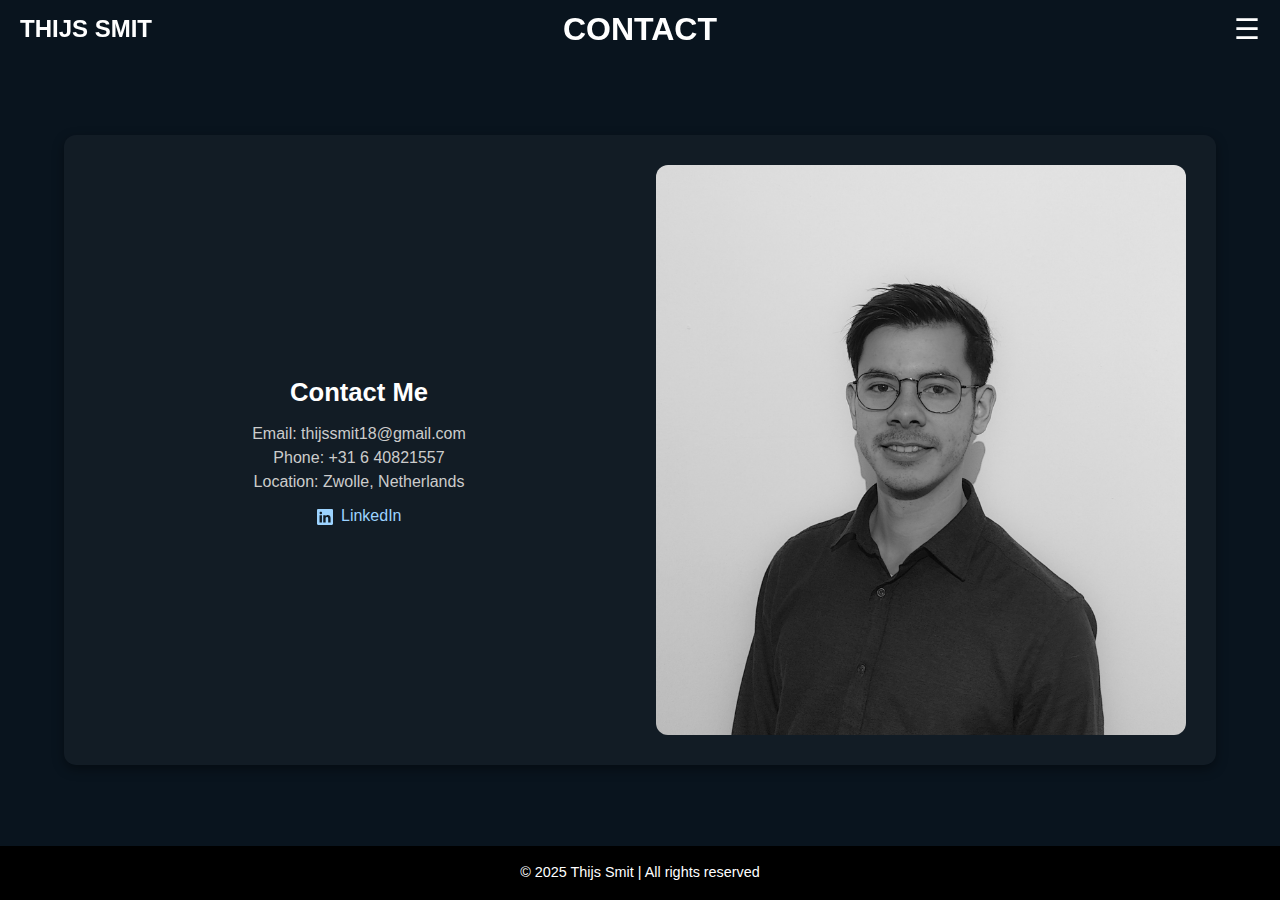
<file: contactPage.html>
<!DOCTYPE html>
<html lang="en">
<head>
    <meta charset="UTF-8">
    <meta name="viewport" content="width=device-width, initial-scale=1.0">
    <!-- Browser / Mobile UI Colors -->
    <meta name="theme-color" content="#000000"> <!-- Android Chrome -->
    <meta name="msapplication-navbutton-color" content="#000000"> <!-- Windows Phone -->
    <meta name="apple-mobile-web-app-status-bar-style" content="black"> <!-- iOS Safari -->
    <!-- <link href="Style3.css" rel="stylesheet">
    <link href="StyleInfo.css" rel="stylesheet"> -->
    <link href="contactStyle.css" rel="stylesheet">
    <title>Document</title>
</head>
<body style="background-color: #09141e;"> <!--class="no-header-bg"  -- add this if you want to hide the bg of the header--> 
    <!-- Header -->
    <div id="header">
        <a href="HomePage.html" class="home-link">
            <h1 class="home-name">THIJS SMIT</h1>
        </a>
        <div id="name-container">
            <a class="nav-link-header">
                <h1 class="name">CONTACT</h1>
            </a>
        </div>
        <!-- The Hamburger Button (Only one) -->
        <button class="menu-toggle"></button>  <!-- Button will hold the hamburger icon -->
        <div class="menu-overlay"></div> <!-- Background Overlay -->       
        <div id="wb_CssMenu1">
            <ul id="CssMenu1" class="nav">
               <!-- <li role="menuitem" class="nav-item"><a class="nav-link" href="#sectionVaction1">Contact</a></li> -->
               <li role="menuitem" class="nav-item nav-title"><a class="nav-link-title">HOME PAGE</a></li>
               <li role="menuitem" class="nav-item"><a class="nav-link" href="HomePage.html">Thijs Smit</a></li>
               <li role="menuitem" class="nav-item nav-title2"><a class="nav-link-title">PROJECTS</a></li>
               <li role="menuitem" class="nav-item"><a class="nav-link" href="secondTry.html">Wood Community</a></li>
               <li role="menuitem" class="nav-item"><a class="nav-link" href="CultureRoof.html">Culture Roof</a></li>
               <li role="menuitem" class="nav-item"><a class="nav-link" href="sportparkMarslanden.html">Sportpark</a></li>
               <li role="menuitem" class="nav-item"><a class="nav-link" href="vacationhome.html">Vacation Home</a></li>
               <li role="menuitem" class="nav-item nav-title2"><a class="nav-link-title">CONTACT</a></li>
               <li role="menuitem" class="nav-item"><a class="nav-link" href="contactPage.html">Contact Me</a></li>
            </ul>
        </div>
    </div>

    <!-- Full-Screen Sections with Background Images -->
    <main>
        <div class="content-wrapper">
            <section class="contact-card unified">
                <div class="contact-info">
                    <h2>Contact Me</h2>
                    <p>Email: thijssmit18@gmail.com</p>
                    <p>Phone: +31 6 40821557</p>
                    <p>Location: Zwolle, Netherlands</p>
                    <p>
                        <a href="https://www.linkedin.com/in/thijs-smit/" target="_blank">
                            <svg xmlns="http://www.w3.org/2000/svg" width="16" height="16" fill="currentColor" viewBox="0 0 16 16" style="vertical-align: middle; margin-right: 4px;">
                                <path d="M0 1.146C0 .513.526 0 1.175 0h13.65C15.473 0 16 .513 
                                16 1.146v13.708c0 .633-.526 1.146-1.175 
                                1.146H1.175C.527 16 0 15.487 0 
                                14.854V1.146zm4.943 12.248V6.169H2.542v7.225h2.401zm-1.2-8.212c.837 
                                0 1.358-.554 1.358-1.248-.015-.71-.52-1.248-1.342-1.248C3.1 
                                2.686 2.58 3.224 2.58 3.934c0 .694.52 
                                1.248 1.333 1.248h.016zm4.908 
                                8.212V9.359c0-.216.016-.432.08-.586.174-.432.571-.88 
                                1.238-.88.873 0 1.22.664 1.22 1.637v3.864h2.4V9.25c0-2.22-1.184-3.252-2.763-3.252-1.28 
                                0-1.845.7-2.165 1.193h.016V6.169h-2.4c.03.7 0 7.225 0 7.225h2.4z"/>
                            </svg>
                            LinkedIn
                        </a>
                    </p>
                </div>
                <div class="contact-image">
                    <img src="images/profielfoto.jpg" alt="Profile" class="fixed-image">
                </div>
            </section>
        </div>
    </main>
    <!-- Footer -->
    <footer id="footer">
        <div class="footer-content">
            <p>&copy; 2025 Thijs Smit | All rights reserved</p>
        </div>
    </footer>

    <script src="scriptAttempt5.js"></script>
</body>
</html>
</file>
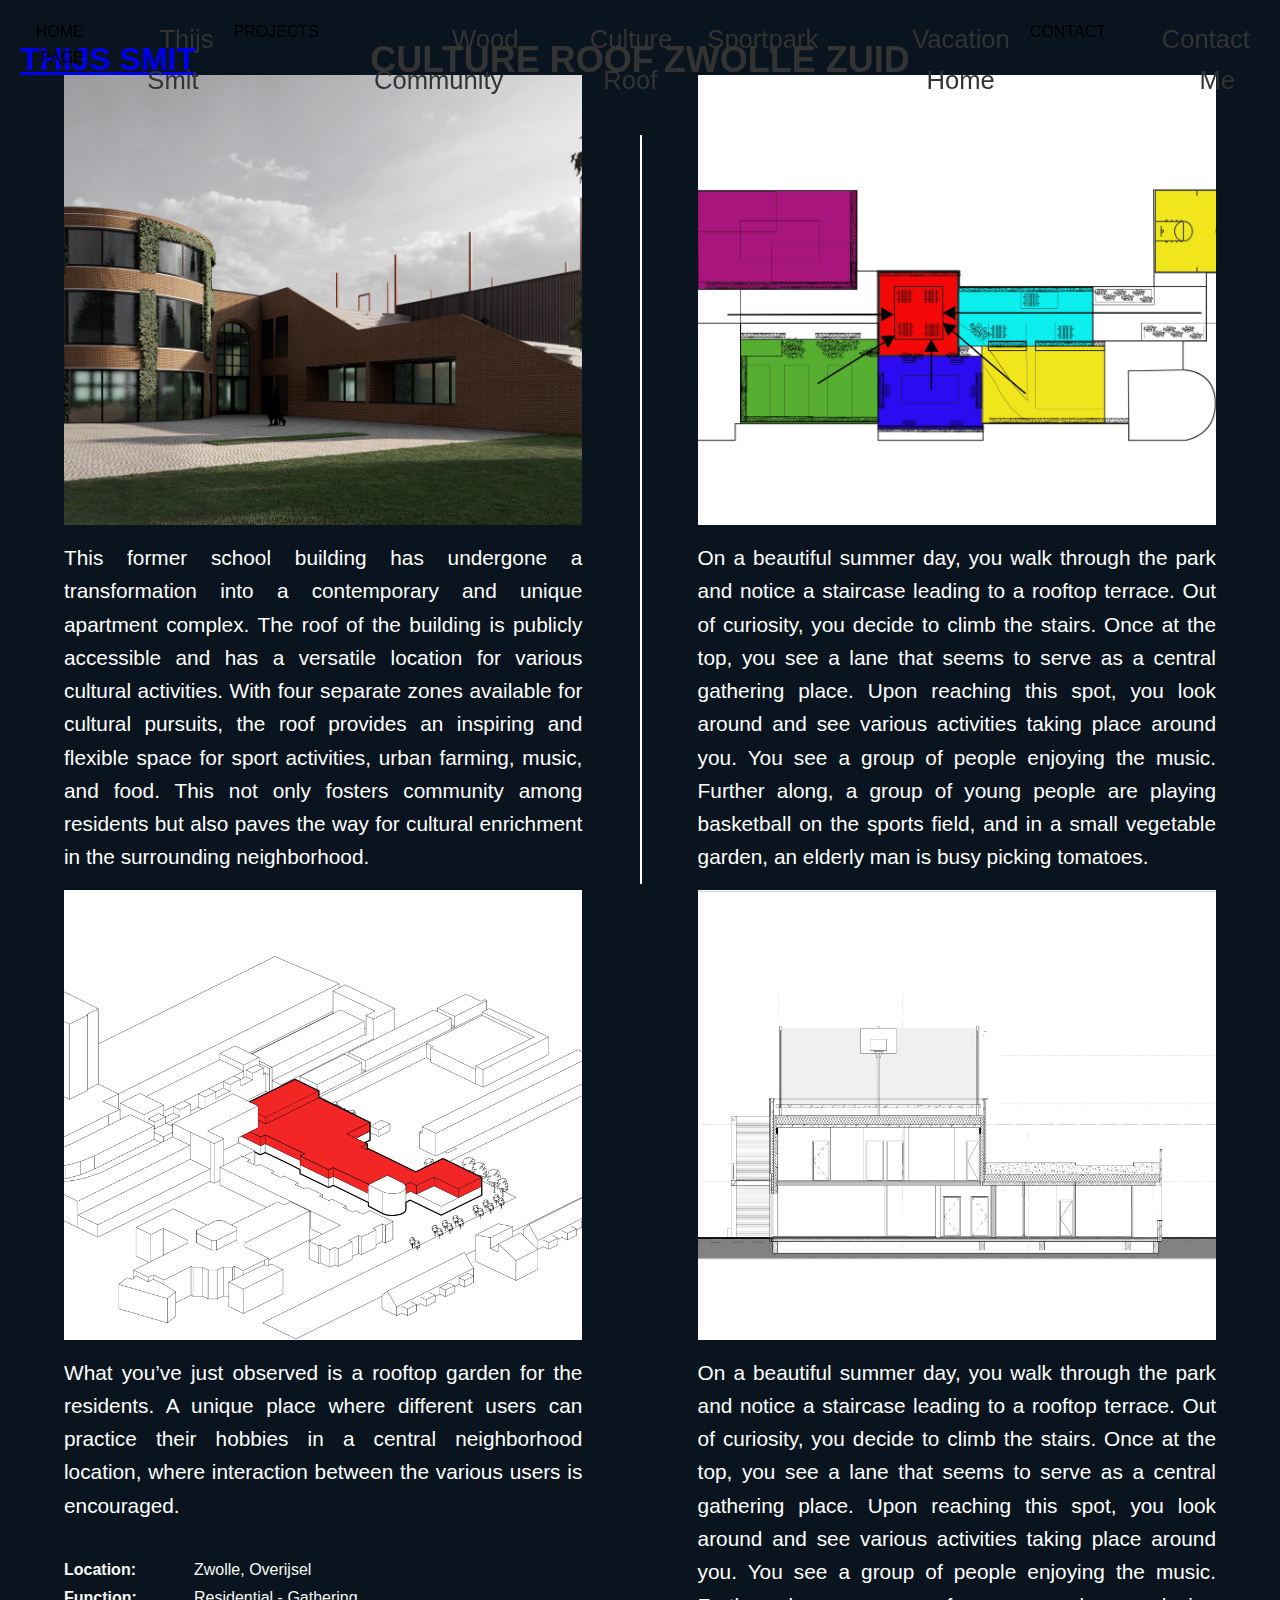
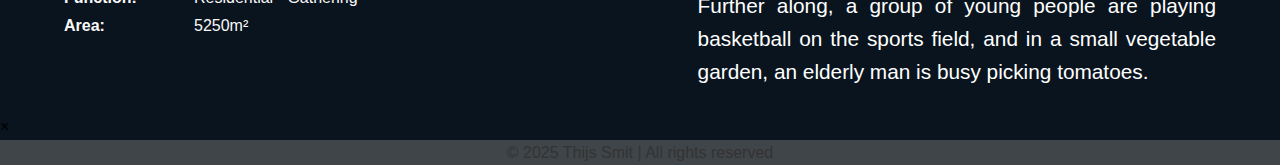
<file: CultureRoof.html>
<!DOCTYPE html>
<html lang="en">
<head>
    <meta charset="UTF-8">
    <meta name="viewport" content="width=device-width, initial-scale=1.0">
    <!-- Android / modern browsers -->
    <meta name="theme-color" content="#123456" media="(prefers-color-scheme: light)">
    <meta name="theme-color" content="#000000" media="(prefers-color-scheme: dark)">

    <!-- iOS PWA status bar -->
    <meta name="apple-mobile-web-app-capable" content="yes">
    <meta name="apple-mobile-web-app-status-bar-style" content="black-translucent">
    <link href="Style3.css" rel="stylesheet">
    <link href="StyleInfo.css" rel="stylesheet">
    <title>Document</title>
</head>
<body style="background-color: #09141e;"> <!--class="no-header-bg"  -- add this if you want to hide the bg of the header--> 
    <!-- Header -->
    <div id="header">
        <a href="HomePage.html" class="home-link">
            <h1 class="home-name">THIJS SMIT</h1>
        </a>
        <div id="name-container">
            <a class="nav-link-header" href="#top">
                <h1 class="name">CULTURE ROOF ZWOLLE ZUID</h1>
            </a>
        </div>
        <!-- The Hamburger Button (Only one) -->
        <button class="menu-toggle"></button>  <!-- Button will hold the hamburger icon -->
        <div class="menu-overlay"></div> <!-- Background Overlay -->       
        <div id="wb_CssMenu1">
            <ul id="CssMenu1" class="nav">
               <!-- <li role="menuitem" class="nav-item"><a class="nav-link" href="#sectionVaction1">Contact</a></li> -->
               <li role="menuitem" class="nav-item nav-title"><a class="nav-link-title">HOME PAGE</a></li>
               <li role="menuitem" class="nav-item"><a class="nav-link" href="HomePage.html">Thijs Smit</a></li>
               <li role="menuitem" class="nav-item nav-title2"><a class="nav-link-title">PROJECTS</a></li>
               <li role="menuitem" class="nav-item"><a class="nav-link" href="secondTry.html">Wood Community</a></li>
               <li role="menuitem" class="nav-item"><a class="nav-link" href="CultureRoof.html">Culture Roof</a></li>
               <li role="menuitem" class="nav-item"><a class="nav-link" href="sportparkMarslanden.html">Sportpark</a></li>
               <li role="menuitem" class="nav-item"><a class="nav-link" href="vacationhome.html">Vacation Home</a></li>
               <li role="menuitem" class="nav-item nav-title2"><a class="nav-link-title">CONTACT</a></li>
               <li role="menuitem" class="nav-item"><a class="nav-link" href="contactPage.html">Contact Me</a></li>
            </ul>
        </div>
    </div>

    <!-- Full-Screen Sections with Background Images -->
    <main>
        <div class="vertical-line"></div>
        <div class="content-wrapper-info">
            <div class="content2 visible">
          
              <div class="content-block">
                <div class="image-container">
                  <img src="images/rendercampus_bewerkt.jpg" class="clickable-image">
                </div>
                <div class="content2-left">
                  <p class="section-description">
                    This former school building has undergone a transformation into a contemporary and unique apartment complex.
                    The roof of the building is publicly accessible and has a versatile location for various cultural activities.
                    With four separate zones available for cultural pursuits, the roof provides an inspiring and flexible space
                    for sport activities, urban farming, music, and food. This not only fosters community among residents
                    but also paves the way for cultural enrichment in the surrounding neighborhood.
                  </p>
                </div>
              </div>
          
              <div class="content-block">
                <div class="image-container">
                  <img src="images/ontwerp dak.jpg" class="clickable-image">
                </div>
                <div class="content2-left">
                  <p class="section-description">
                    On a beautiful summer day, you walk through the park and notice a staircase leading to a rooftop terrace.
                    Out of curiosity, you decide to climb the stairs. Once at the top, you see a lane that seems to serve
                    as a central gathering place. Upon reaching this spot, you look around and see various activities taking
                    place around you. You see a group of people enjoying the music. Further along, a group of young people
                    are playing basketball on the sports field, and in a small vegetable garden, an elderly man is busy picking tomatoes.
                  </p>
                </div>
              </div>
          
              <div class="content-block">
                <div class="image-container">
                  <img src="images/eindconcept.jpg" class="clickable-image">
                </div>
                <div class="content2-left">
                  <p class="section-description">
                    What you’ve just observed is a rooftop garden for the residents. A unique place where different users can
                    practice their hobbies in a central neighborhood location, where interaction between the various users is encouraged.
                  </p>
                  <div class="image-details">
                    <p><span class="label">Location:</span> <span class="value">Zwolle, Overijsel</span></p>
                    <p><span class="label">Function:</span> <span class="value">Residential - Gathering</span></p>
                    <p><span class="label">Area:</span> <span class="value">5250m²</span></p>
                  </div>
                </div>
              </div>
          
              <div class="content-block">
                <div class="image-container">
                  <img src="images/doorsnede basketbalveld.jpg" class="clickable-image">
                </div>
                <div class="content2-left">
                  <p class="section-description">
                    On a beautiful summer day, you walk through the park and notice a staircase leading to a rooftop terrace.
                    Out of curiosity, you decide to climb the stairs. Once at the top, you see a lane that seems to serve
                    as a central gathering place. Upon reaching this spot, you look around and see various activities taking
                    place around you. You see a group of people enjoying the music. Further along, a group of young people
                    are playing basketball on the sports field, and in a small vegetable garden, an elderly man is busy picking tomatoes.
                  </p>
                </div>
              </div>
          
            </div>
          </div>
          
    </main>
    <!-- Modal for Image Popup -->
    <div id="image-modal" class="modal">
        <span class="close">&times;</span>
        <img class="modal-content" id="modal-image">
        <div id="caption"></div>
    </div>
    <!-- Footer -->
    <footer id="footer">
        <div class="footer-content">
            <p>&copy; 2025 Thijs Smit | All rights reserved</p>
        </div>
    </footer>

    <script src="scriptAttempt4.js"></script>
</body>
</html>
</file>
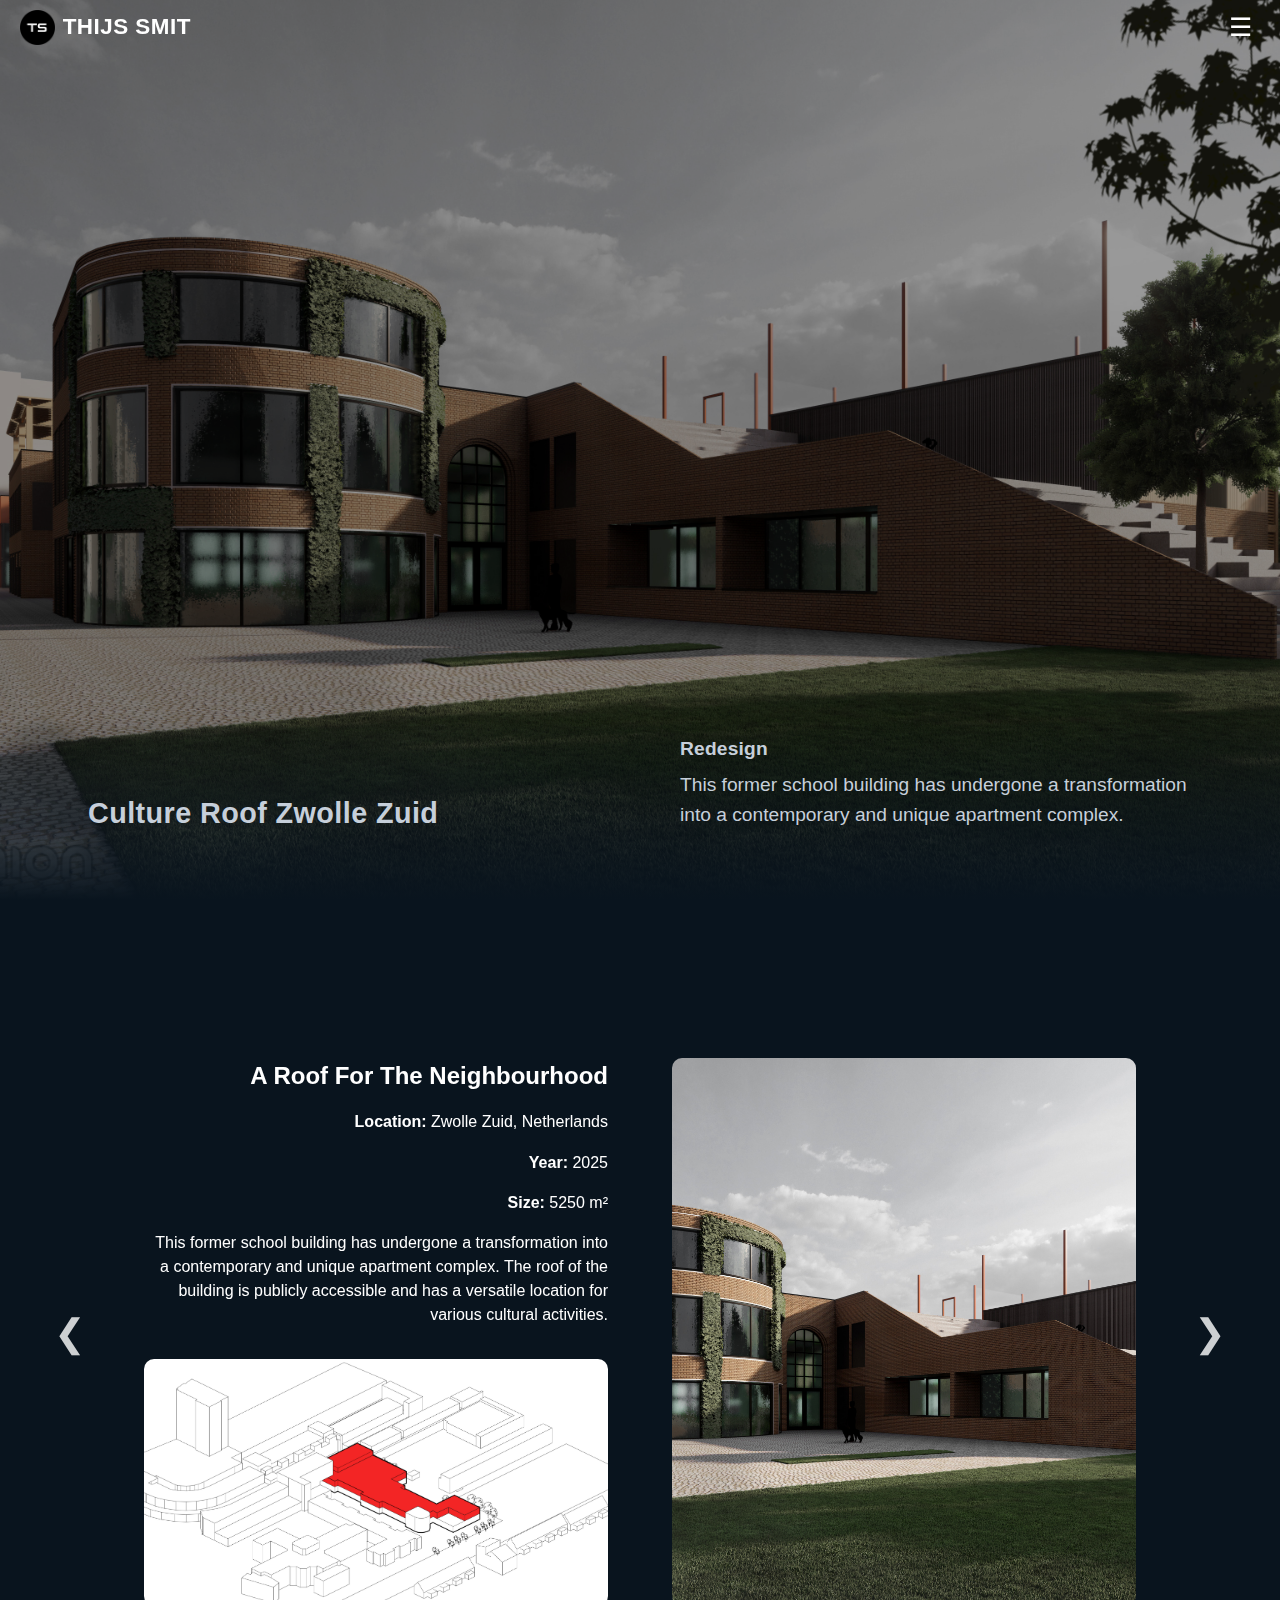
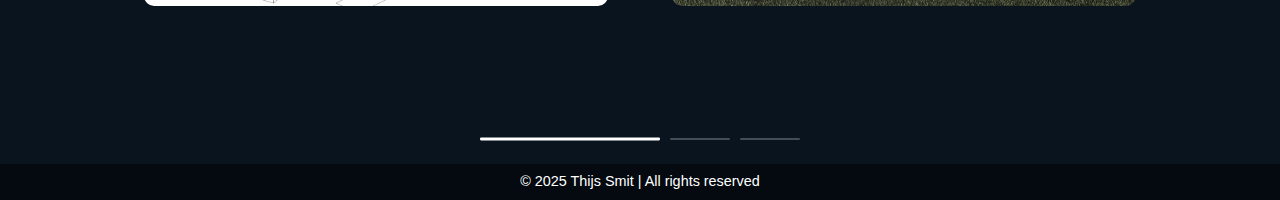
<file: project_Culture_Roof.html>
<!DOCTYPE html>
<html lang="en">
<head>
  <meta charset="UTF-8">
  <meta name="viewport" content="width=device-width, initial-scale=1.0, viewport-fit=cover">
  <meta name="theme-color" content="#040a0f">
  <meta name="theme-color" content="#040a0f" media="(prefers-color-scheme: light)">
  <meta name="theme-color" content="#040a0f" media="(prefers-color-scheme: dark)">  
  <title>Culture Roof | Architecture Portfolio</title>
  <link rel="icon" type="image/png" href="images/icon.png">
  <link href="main.css" rel="stylesheet">
  <link href="project.css" rel="stylesheet">
</head>
<body style="background-color: #09141e;">
  <!-- Header -->
  <div id="header">
    <a href="home.html" class="header-logo-group">
      <img src="images/icon.png" alt="Site Logo" class="header-logo-img">
      <h1 class="home-name">THIJS SMIT</h1>
    </a>
    <div id="name-container">
      <a class="nav-link-header">
      </a>
    </div>
    <button class="menu-toggle"></button>
    <div class="menu-overlay"></div>
            <div id="wb_CssMenu1">
              <ul id="CssMenu1" class="nav">
                  <li role="menuitem" class="nav-item nav-title">
                      <a class="nav-link-title">HOME</a>
                  </li>
                  <li role="menuitem" class="nav-item">
                      <a class="nav-link" href="home.html">
                          <span class="nav-text">Overview</span>
                      </a>
                  </li>

                  <li role="menuitem" class="nav-item nav-title">
                      <a class="nav-link-title">PROJECTS</a>
                  </li>
                  <li role="menuitem" class="nav-item">
                      <a class="nav-link" href="project_Wood_Community.html">
                          <span class="nav-text">The Wood Community</span>
                      </a>
                  </li>
                  <li role="menuitem" class="nav-item">
                      <a class="nav-link" href="project_Culture_Roof.html">
                          <span class="nav-text">Culture Roof</span>
                      </a>
                  </li>
                  <li role="menuitem" class="nav-item">
                      <a class="nav-link" href="project_Sportpark_Marslanden.html">
                          <span class="nav-text">Sportpark Marslanden</span>
                      </a>
                  </li>
                  <li role="menuitem" class="nav-item">
                      <a class="nav-link" href="project_Vacation_Home.html">
                          <span class="nav-text">Vacation Home Buitenwaarden</span>
                      </a>
                  </li>

                  <li role="menuitem" class="nav-item nav-title2">
                      <a class="nav-link-title">CONTACT</a>
                  </li>
                  <li role="menuitem" class="nav-item">
                      <a class="nav-link" href="contact.html">
                          <span class="nav-text">Get in Touch</span>
                      </a>
                  </li>
              </ul>
          </div>

  </div>

  <main>
  <section class="hero-background" data-bg="images/culture_Roof_Final_Render.jpg">
  <div class="darker"></div>
    <!-- Left card -->
    <div class="hero-card hero-card-left">
      <h2>Culture Roof Zwolle Zuid</h2>
    </div>

    <!-- Right card containing the hero text -->
    <div class="hero-card hero-card-right">
      <div class="hero-content">
        <h1>Redesign</h1>
        <p>This former school building has undergone a transformation into a contemporary and unique apartment complex.</p>
      </div>
    </div>
    <div class="scroll-indicator">
      〉
    </div>
  </section>

  <section class="portfolio-wrapper hidden-until-load">
    <!-- Left Arrow -->
    <button class="arrow arrow-left">&#10094;</button>

    <!-- Slider Container -->
    <div class="portfolio-slider">
      <!-- Portfolio Cards -->
      <div class="portfolio-card">
        <div class="portfolio-info">
          <h2>A Roof For The Neighbourhood</h2>
          <p><strong>Location:</strong> Zwolle Zuid, Netherlands</p>
          <p><strong>Year:</strong> 2025</p>
          <p><strong>Size:</strong> 5250 m²</p>
          <p>This former school building has undergone a transformation into a contemporary and unique apartment complex.
The roof of the building is publicly accessible and has a
versatile location for various cultural activities.</p>
          <img src="images/culture_Roof_Topview.jpg" alt="Project 1" class="info-image gallery-image">
        </div>
        <div class="portfolio-gallery">
          <img src="images/culture_Roof_Final_Render.jpg" alt="Project 1" class="gallery-image">
        </div>
      </div>
      <div class="portfolio-card">
        <div class="portfolio-info">
          <h2>A Roof for the Neighbourhood</h2>
          <p>With four separate zones available for cultural pursuits, the roof
provides an inspiring and flexible space for sport activities, urban farming, music, and food. This not only fosters
community among residents but also paves the way for
cultural enrichment in the surrounding neighborhood.</p>
            <p>On a beautiful summer day, you walk
through the park and notice a staircase
leading to a rooftop terrace. Out of curiosity, you decide to climb the stairs. Once at
the top, you see a lane that seems to serve
as a central gathering place.</p>
          <img src="images/culture_Roof_Basketball_Court.jpg" alt="Project 1" class="info-image gallery-image">
        </div>
        <div class="portfolio-gallery">
          <img src="images/culture_Roof_Garden.jpg" alt="Project 1" class="gallery-image">
        </div>
      </div>
      <div class="portfolio-card">
        <div class="portfolio-info">
          <h2>Culture Roof</h2>
          <p>Upon reaching
          this spot, you look around and see various
          activities taking place around you. You
          see a group of people enjoying the music.
          Further along, a group of young people are
          playing basketball on the sports field, and
          in a small vegetable garden, an elderly man
          is busy picking tomatoes.
          </p>
          <p>What you’ve just observed is a rooftop garden for the residents. A unique place where
          different users can practice their hobbies
          in a central neighborhood location, where
          interaction between the various users is
          encouraged.</p>
          <img src="images/culture_Roof_Layout.png" alt="Project 1" class="info-image gallery-image">
        </div>
        <div class="portfolio-gallery">
          <img src="images/culture_Roof_Layout.png" alt="Project 1" class="gallery-image">
        </div>
      </div>
    </div>
    <!-- Indicator lines -->
    <div class="portfolio-indicators"></div>
    <!-- Right Arrow -->
    <button class="arrow arrow-right">&#10095;</button>
  </section>
</main>


  <!-- Lightbox (accessible dialog) -->
  <div
    id="lightbox"
    class="lightbox"
    role="dialog"
    aria-modal="true"
    aria-labelledby="lightbox-title"
    aria-describedby="lightbox-desc"
    tabindex="-1"
    hidden
  >
    <!-- Screen-reader only helpers -->
    <h2 id="lightbox-title" class="sr-only">Image viewer</h2>
    <p id="lightbox-desc" class="sr-only">
      Use Left and Right arrow keys to navigate images. Press Escape to close.
    </p>

    <!-- Close as a real button -->
    <button type="button" class="close" aria-label="Close">&times;</button>

    <!-- Image + arrows wrapper (new) -->
    <div class="lightbox-img-wrapper">
      <!-- The viewed image -->
      <img class="lightbox-content" id="lightbox-img" alt="">

      <!-- Nav buttons -->
      <button type="button" class="prev" aria-label="Previous image">&#10094;</button>
      <button type="button" class="next" aria-label="Next image">&#10095;</button>
    </div>
  </div>

  <!-- Footer -->
  <footer id="footer">
    <div class="footer-content">
      <p>&copy; 2025 Thijs Smit | All rights reserved</p>
    </div>
  </footer>

  <!-- Scripts -->
  <script src="main.js"></script>
  <script src="project.js"></script>
</body>
</html>
</file>
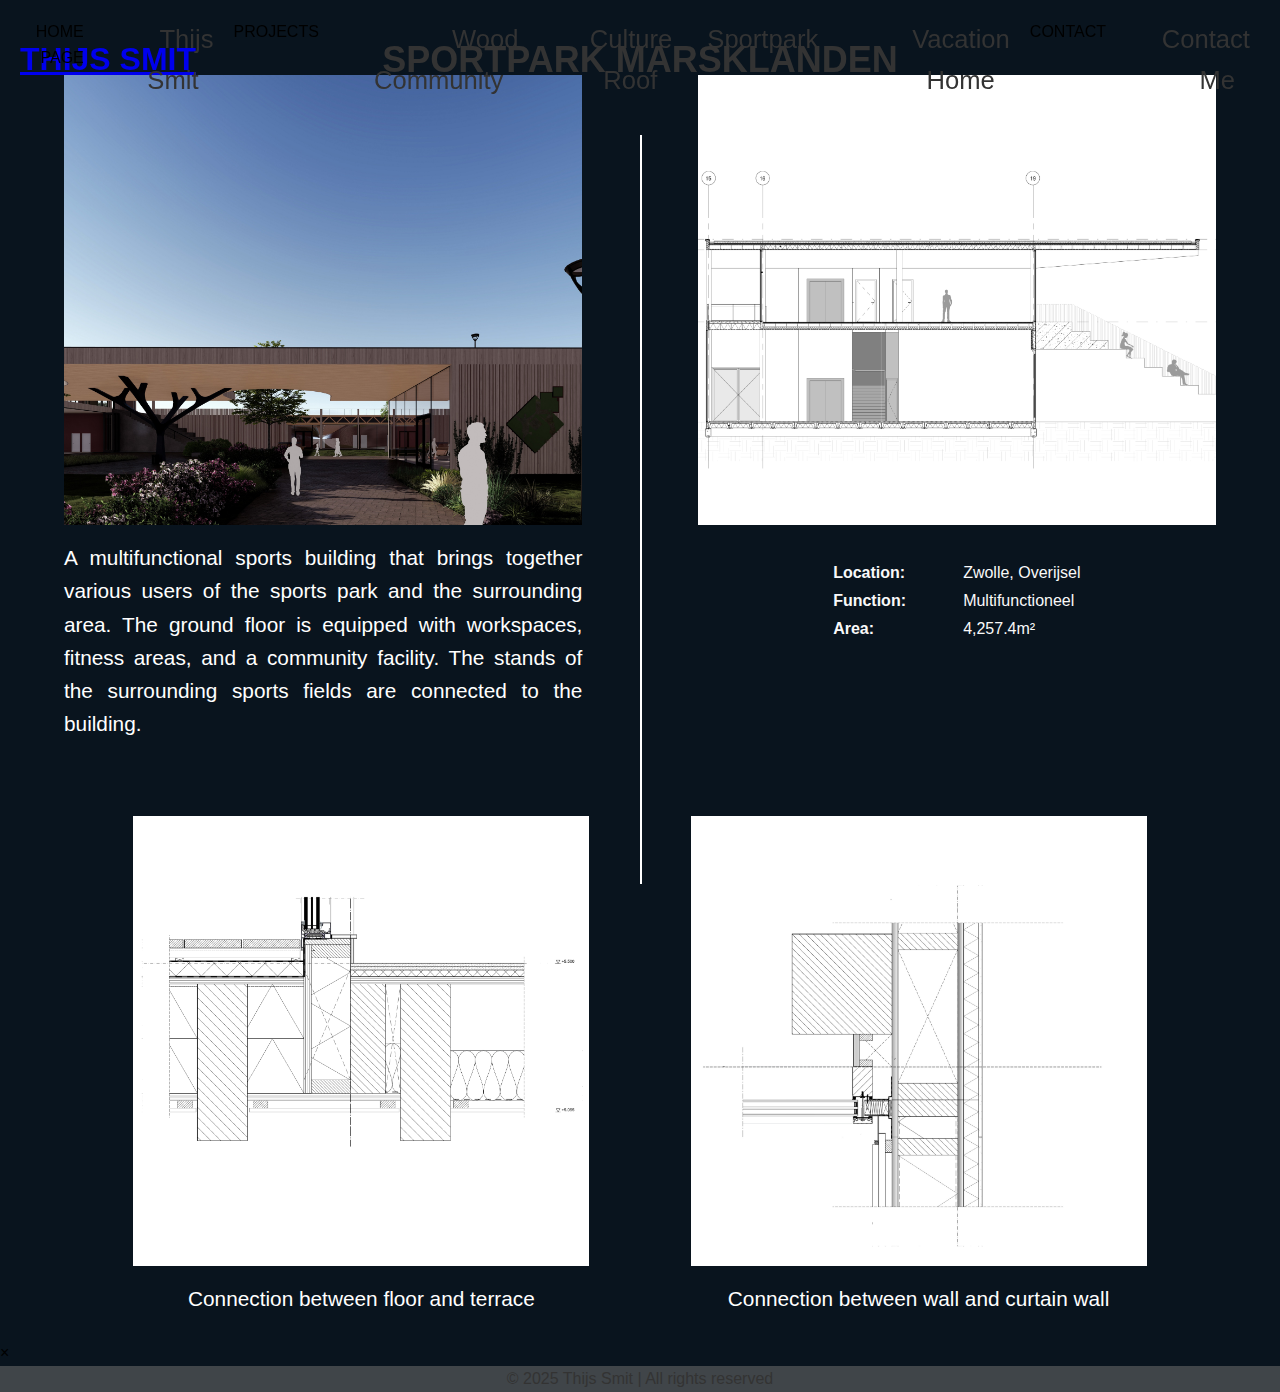
<file: sportparkMarslanden.html>
<!DOCTYPE html>
<html lang="en">
<head>
    <meta charset="UTF-8">
    <meta name="viewport" content="width=device-width, initial-scale=1.0">
    <!-- Android / modern browsers -->
    <meta name="theme-color" content="#123456" media="(prefers-color-scheme: light)">
    <meta name="theme-color" content="#000000" media="(prefers-color-scheme: dark)">

    <!-- iOS PWA status bar -->
    <meta name="apple-mobile-web-app-capable" content="yes">
    <meta name="apple-mobile-web-app-status-bar-style" content="black-translucent">
    <link href="Style3.css" rel="stylesheet">
    <link href="StyleInfo.css" rel="stylesheet">
    <title>Document</title>
</head>
<body style="background-color: #09141e;"> <!--class="no-header-bg"  -- add this if you want to hide the bg of the header--> 
    <!-- Header -->
    <div id="header">
        <a href="HomePage.html" class="home-link">
            <h1 class="home-name">THIJS SMIT</h1>
        </a>
        <div id="name-container">
            <a class="nav-link-header" href="#top">
                <h1 class="name">SPORTPARK MARSKLANDEN</h1>
            </a>
        </div>
        <!-- The Hamburger Button (Only one) -->
        <button class="menu-toggle"></button>  <!-- Button will hold the hamburger icon -->
        <div class="menu-overlay"></div> <!-- Background Overlay -->       
        <div id="wb_CssMenu1">
            <ul id="CssMenu1" class="nav">
               <!-- <li role="menuitem" class="nav-item"><a class="nav-link" href="#sectionVaction1">Contact</a></li> -->
               <li role="menuitem" class="nav-item nav-title"><a class="nav-link-title">HOME PAGE</a></li>
               <li role="menuitem" class="nav-item"><a class="nav-link" href="HomePage.html">Thijs Smit</a></li>
               <li role="menuitem" class="nav-item nav-title2"><a class="nav-link-title">PROJECTS</a></li>
               <li role="menuitem" class="nav-item"><a class="nav-link" href="secondTry.html">Wood Community</a></li>
               <li role="menuitem" class="nav-item"><a class="nav-link" href="CultureRoof.html">Culture Roof</a></li>
               <li role="menuitem" class="nav-item"><a class="nav-link" href="sportparkMarslanden.html">Sportpark</a></li>
               <li role="menuitem" class="nav-item"><a class="nav-link" href="vacationhome.html">Vacation Home</a></li>
               <li role="menuitem" class="nav-item nav-title2"><a class="nav-link-title">CONTACT</a></li>
               <li role="menuitem" class="nav-item"><a class="nav-link" href="contactPage.html">Contact Me</a></li>
            </ul>
        </div>
    </div>

    <!-- Full-Screen Sections with Background Images -->
    <main>
        <div class="vertical-line"></div>
        <div class="content-wrapper-info">
            <div class="content2 visible">
          
              <div class="content-block">
                <div class="image-container">
                  <img src="images/renderv1.jpg" class="clickable-image">
                </div>
                <div class="content2-left">
                  <p class="section-description">
                    A multifunctional sports building that brings together various users of the sports park and the surrounding area.
                    The ground floor is equipped with workspaces, fitness areas, and a community facility.
                    The stands of the surrounding sports fields are connected to the building.
                  </p>
                </div>
              </div>
          
              <div class="content-block">
                <div class="image-container">
                  <img src="images/doorsnede 2 utiliteit.png" class="clickable-image">
                </div>
                <div class="content2-left">
                  <div class="image-details">
                    <p><span class="label">Location:</span> <span class="value">Zwolle, Overijsel</span></p>
                    <p><span class="label">Function:</span> <span class="value">Multifunctioneel</span></p>
                    <p><span class="label">Area:</span> <span class="value">4,257.4m²</span></p>
                  </div>
                </div>
              </div>
          
            </div>
          </div>
          
          <div class="content-wrapper-info">
            <div class="content2 visible">
          
              <div class="content-block">
                <div class="image-container">
                  <img src="images/Detail aansluiting brug (1).jpg" class="clickable-image">
                </div>
                <div class="content2-left">
                  <p class="section-description">
                    Connection between floor and terrace
                  </p>
                </div>
              </div>
          
              <div class="content-block">
                <div class="image-container">
                  <img src="images/Detail aansluiting brug.jpg" class="clickable-image">
                </div>
                <div class="content2-left">
                  <p class="section-description">
                    Connection between wall and curtain wall
                  </p>
                </div>
              </div>
            </div>
          </div>
          
    </main>
    <!-- Modal for Image Popup -->
    <div id="image-modal" class="modal">
        <span class="close">&times;</span>
        <img class="modal-content" id="modal-image">
        <div id="caption"></div>
    </div>
    <!-- Footer -->
    <footer id="footer">
        <div class="footer-content">
            <p>&copy; 2025 Thijs Smit | All rights reserved</p>
        </div>
    </footer>

    <script src="scriptAttempt4.js"></script>
</body>
</html>
</file>
<file: StyleInfo.css>
html, body {
  margin: 0;
  padding: 0;
  box-sizing: border-box;
  /* position: relative;
  background-size: cover; */
}

.content-wrapper-vacationHome {
  background-color: #0c1a25;
}

#sectionVaction1,
#sectionVaction2,
#sectionVaction3,
#sectionVaction4 {
  background-color: #09141e; /* Example background color */
  position: relative;
  background-size: cover;
}

/* Content Wrappers */
.content-wrapper-info {
  background-color: #09141e; /* Example background color */
  display: flex;
  justify-content: center;
  align-items: flex-start; /* Align items to the top */
  position: relative;
  width: 100%;
  /* margin-top: 8%; */
  margin-bottom: 2%;
  /* border-radius: 10px; */
  gap: 20%;
}

/* Top margin for the first content-wrapper-info */
.content-wrapper-info:first-of-type {
  margin-top: 7%;  /* Larger top margin for the first section */
}

/* Reduced top margin for all other content-wrapper-info */
.content-wrapper-info:not(:first-of-type) {
  margin-top: 75px;  /* Smaller top margin for the following sections */
}

.content2 {
  display: flex;
  gap: 1rem;
  flex-wrap: wrap;
  justify-content: space-between;
  align-items: flex-start;
  margin: 0 clamp(1rem, 5vw, 23vh);
  /* margin: 0 23vh; */
}

.content-block {
  width: 45%;
  align-items: center;
  display: flex;
  flex-direction: column;
  gap: 1rem;
}

/* Visible state when in view */
.content2.visible {
  opacity: 1;
  transform: translateY(0);  /* Move into view */
  /* margin-top: 1vh;  */
}

.section-description {
  color: #fff;
  width: 100%;
}

/* Vertical center line */
.vertical-line {
  position: fixed;
  top: 8vh;
  bottom: 0;
  left: 50%;
  width: 2px;
  background-color: white;
  z-index: 10;
  height: calc(100vh - 10vh); /* Adjust height to avoid header and footer */
}

/* Vertical Divider */
/* .content2::before {
  content: "";
  position: absolute;
  top: 5%;
  bottom: 5%;
  left: 50%; /* Position at the center */
  /*width: 2px; /* Line thickness */
  /*background-color: #fff; /* Line color */
 /* opacity: 0.5; /* Slight transparency for a subtle look */
/*} */

.content2-left {
  font-size: 1.3rem;
  text-align: justify;
  display: flex;
  flex-direction: column;
  gap: 1rem;
}

.image-container {
  position: relative;
  overflow: hidden; /* Ensures the zoomed area is not visible outside the container */
  width: 100%; /* Set your container size */
  height: 50vh; /* Set your container size */
}

.image-container:hover .clickable-image {
  transform: scale(1.1); /* Zoom effect on hover (slightly zoomed in) */
}

.clickable-image {
  width: 100%;
  height: 500px;
  object-fit: cover; /* Keeps the aspect ratio of the image */
  transition: transform 0.3s ease; /* Smooth zoom effect */
  cursor: pointer;
}

.image-details {
  margin-top: 1rem;
  color: #f9f9f9;
  font-size: 1rem;
  line-height: 1.5;
  width: 100%;
  /* padding-left: 5px; */
}

/* Grid layout for label-value pairs */
.image-details p {
  display: grid;
  grid-template-columns: 120px 1fr; /* First column for labels, second for values */
  gap: 10px; /* Space between label and value */
  margin: 4px 0;
}

.image-details .label {
  font-weight: bold;
  text-align: left; /* Keeps the label left-aligned */
}

.image-details .value {
  text-align: left; /* Aligns values neatly under each other */
}

.image-caption {
  margin-top: 10px;
  font-size: 1.2em;
  color: #f9f9f9;
  text-align: left;
}

/* When screen width is less than 768px (typical mobile breakpoint) */
@media (max-width: 1200px) {
  main {
    margin: 10vh 0 0 0;
  }

  /* Stack the text and image vertically */
  /* Apply top padding only to the first content2 */
  .content-wrapper-info:first-of-type .content2 {
    padding: 4rem 1rem 1rem 1rem;  /* Top padding for spacing under the header */
  }

  /* Remove top padding for subsequent content2 */
  .content-wrapper-info:not(:first-of-type) .content2 {
    padding: 0rem 0rem 1rem 0rem;  /* No extra top padding */
  }

  .content2 {
    flex-direction: column;
  }

  .content-block {
    width: 100%;
  }

  /* Hide the vertical divider */
  .content2::before {
    display: none;  /* Remove the line */
  }

  /* Adjust the content width */
  .content2-left, .image-container {
    width: 100%;  /* Make both the text and image take full width */
  }

  /* Adjust the padding to ensure spacing looks good on mobile */
  .content2-left {
    padding-right: 0;  /* Remove extra padding */
    font-size: 1rem;
  }

  /* Adjust image container to fit within the screen */
  .image-container {
    width: 100%;
  }

  .image-details {
    font-size: 0.8rem;
  }

  /* Set content-wrapper-info to allow scrolling */
  .content-wrapper-info {
    width: 100%; /* Ensure full width */
    margin-top: 0;
    margin-bottom: 0;
    padding-bottom: 0; /* No extra padding on the bottom */
    display: flex;
    justify-content: center;
    align-items: flex-start; /* Align items to the top */
    /* overflow-y: auto; Allow vertical scrolling */
    /* height: auto; Allow the content to grow naturally */
  }

  .vertical-line {
    display: none;
  }

  /* Allow full page vertical scrolling
  html, body {
    /* height: auto; Full height of the content */
    /* overflow-y: auto; Allow scrolling if content overflows 
  } */

  /* Prevent any unwanted horizontal scrolling */
  /* body, html {
    /* overflow-x: hidden; 
  } */
}
</file>
<file: main.css>
/* =========================
   Design tokens & base
========================= */
:root{
  --color-bg:#09141e;
  --color-surface:#040a0f;
  --color-text:#ffffff;
  --color-muted:#c6cfda;
  --color-accent:#9cd3ff;

  /* Slimmer, consistent header height */
  --header-min-h: clamp(40px, 6vh, 57px);

  --loading-bar-height: 3px;
  --loading-bar-color: var(--color-muted);
  /* --loading-bar-color: #ff2a2a; */

  --header-bg-opaque: #040a0f;
  --header-bg-top: rgba(244, 244, 244, 0);
  --footer-h:4vh;
  --radius:12px;
  --elev-sm:0 4px 12px rgba(0,0,0,0.4);
}

*{margin:0;padding:0;box-sizing:border-box;}
html,body{height:100%;}
body{
  font-family: Arial, sans-serif;
  line-height:1.6;
  background-color:var(--color-bg);
  color:var(--color-text);
  opacity:1;                 /* fades in via main.js */
}
::selection{background:#fff;color:#000}
::-moz-selection{background:#fff;color:#000}
a,img,button{-webkit-tap-highlight-color:transparent;outline:none;}
main{ flex:1; opacity: 0; transition: opacity 0.25s ease; } 
body.loaded main { opacity: 1; }

/* =========================
   Header (shared)
   Grid layout: [logo] [center title] [burger]
========================= */
#header{
  position: fixed;
  top: 0; left: 0;
  width: 100%;
  display: grid;
  grid-template-columns: auto 1fr auto;
  align-items: center;                 /* vertical centering of all children */
  min-height: var(--header-min-h);
  padding: 0 20px;

  z-index: 1000;
  background-color: var(--header-bg-top);
  transition: background-color .5s ease, transform .5s ease, opacity .5s ease;
  opacity: 1;
}
#header.hidden{opacity:0; pointer-events:none;}
#header.visible{opacity:1; background-color:var(--header-bg-opaque);}

/* Left logo + site title (shared across ALL pages, including home) */
.header-logo-group{
  display:flex;
  align-items:center;
  justify-self:start;
  gap:clamp(6px,0.6vw,12px);
  text-decoration:none;
  color:var(--color-text);
  transition:transform .25s ease;
}

.header-logo-img{
  width:clamp(28px,3vw,35px);
  height:auto;
  display:block;
  transition:transform .25s ease, opacity .25s ease;
}

.header-logo-group .home-name{
  position:relative;
  color:#fff;
  font-size:clamp(1.1rem,2vw,1.4rem);
  font-weight:600;
  line-height:1;
  letter-spacing:0.5px;
  margin:0;
}

.header-logo-group .home-name::after{
  content:'';
  position:absolute;
  bottom:-3px;
  left:0;
  width:100%;
  height:2px;
  background:#fff;
  transform:scaleX(0);
  transform-origin:bottom right;
  transition:transform .25s ease;
}

.header-logo-group:hover .home-name::after{
  transform:scaleX(1);
  transform-origin:bottom left;
}

/* Touch devices: disable sticky :hover and use JS-driven tap class */
.is-touch .header-logo-group:hover .home-name::after {
  transform: scaleX(0); /* prevent tap-triggered sticky hover */
  transform-origin:bottom right;
}

/* When tapped on touch: behave like hover (L → R) */
.is-touch .header-logo-group.tap-underline .home-name::after {
  transform: scaleX(1);
  transform-origin: bottom left;
}

#page-loading-bar {
  position: fixed;
  top: 0;
  left: 0;
  width: 0; /* JS drives this */
  height: var(--loading-bar-height);
  background-color: var(--loading-bar-color);
  z-index: 1200; /* above header */
  opacity: 0;    /* hidden until JS starts it */
  pointer-events: none;
  transform-origin: left center;
  transition:
    width 0.4s ease-out,
    opacity 0.2s ease-out;
  /* box-shadow: 0 0 6px var(--loading-bar-color); */
}

/* Center title/name (stays centered regardless of L/R width) */
#name-container{
  text-align:center;
  justify-self: center;                /* middle column */
}
#name-container a{
  text-decoration:none; color:inherit; display:inline-block; transition:color .3s;
}
#name-container a .name{
  position:relative; color:#fff; font-size:2rem; text-decoration:none; line-height:1;
}
#name-container a .name::after{
  content:''; position:absolute; left:0; bottom:-5px; width:100%; height:2px;
  background-color:currentColor; transform:scaleX(0); transform-origin:bottom right;
  transition:transform .3s ease-in-out;
}
#name-container a:hover .name::after{
  transform:scaleX(1); transform-origin:bottom left;
}

/* =========================
   Drawer nav (shared)
========================= */
.menu-toggle{
  display:flex;                        /* better centering of the icon */
  align-items:center;
  justify-content:center;
  width:40px;                          /* comfortable tap target */
  height:40px;
  font-size:clamp(1.6rem,2.4vh,2rem);
  background:none; border:0; cursor:pointer; color:#fff;
  justify-self: end;                   /* right column */
  z-index: 1100;
  transition: transform 0.25s ease, opacity 0.25s ease;
}
.menu-toggle::before{content:"☰";}
.menu-toggle.active::before{content:"✖"; color:#f4f4f4;}

.menu-overlay{
  position:fixed; top:0; right:0; height:100dvh;
  width: clamp(250px, 70vw, 320px);
  background-color:var(--color-surface);
  backdrop-filter:blur(8px); -webkit-backdrop-filter:blur(8px);
  border-top-left-radius:16px; border-bottom-left-radius:16px;
  transform:translateX(100%);
  transition:transform 280ms ease;
  z-index: 1050;
}
.menu-overlay.active{ transform:translateX(0); box-shadow:-24px 0 48px rgba(0,0,0,.35); }

#wb_CssMenu1{
  position:absolute;
  top: calc(100% + 6px);
  right:5px;
  display:flex;
  flex-direction:column;
  align-items:flex-start;
  text-align:right;
  z-index: 1060;
}
.nav{
  list-style:none; display:none; flex-direction:column; width:100%;
  padding: 6px 8px 10px; row-gap: 4px;
}
.nav.active{display:flex;}
.nav-item{ position:relative; }
.nav-title,.nav-title2{
  margin: 6px 0 4px;
  padding-top: 6px;
  font-weight: bold;
  border-bottom: 1px solid rgba(255,255,255,0.12);
}
.nav-link,
.nav-link-title{
  text-decoration:none; display:block; border-radius:5px;
}
.nav-title + .nav-item .nav-link,
.nav-title2 + .nav-item .nav-link { margin-top: 2px; }
.nav-link{ padding: 6px 12px; line-height: 1.2; }
.nav-link-title{ padding: 4px 10px; }
.nav-link{ color:#fff; font-size:clamp(.8rem,1.2vw,1.2rem); position:relative; }
.nav-link::after{
  content:''; position:absolute; bottom:0; left:0; width:100%; height:1px;
  background:#ccc; transform:scaleX(0); transform-origin:bottom right; transition:transform .2s ease;
}
.nav-link:hover::after{ transform:scaleX(1); transform-origin:bottom left; }
.nav-link-title{ color:#ccc; font-weight:bold; font-size:clamp(1rem,1.4vw,1.4rem); }

/* =========================
   Footer (shared)
========================= */
#footer{
  background-color:var(--color-surface);
  color:#fff; text-align:center; width:100%;
  min-height: calc(var(--footer-h) + env(safe-area-inset-bottom, 0px));
  display:flex; align-items:center; justify-content:center;
  padding-bottom: env(safe-area-inset-bottom, 0);
  z-index:1000;
}
.footer-content p{margin:0; font-size:.9rem;}

/* === CONTACT page tweaks === */
body.contact-page #name-container a:hover .name::after { transform: none !important; }
body.contact-page #name-container a .name::after { display: none !important; }

/* =========================
   Responsive
========================= */
@media (max-width:900px){
  :root{
    --footer-h:6vh; /* tweak this value to taste */
  }
  /* Keep the 3-col grid; just tighten sizes */
  #header{
    padding: 0 14px;
    grid-template-columns: auto 1fr auto;
  }

  .header-logo-img{ width: clamp(18px,5vw,28px); }
  .header-logo-group .home-name{ font-size: clamp(1rem, 3.8vw, 1.2rem); }

  #name-container a .name{
    font-size: clamp(1.2rem, 5.5vw, 1.6rem);
  }
  #name-container a .name::after{
    display:none; content:none;   /* remove underline on small screens */
  }

  .menu-toggle{
    width:40px; height:40px;
    font-size: clamp(1.4rem, 5vw, 1.8rem);
  }

  /* Drawer width adapts a bit wider on phones */
  .menu-overlay.active{
    width: clamp(250px, 70vw, 320px);
  }

  /* Menu block spacing */
  #wb_CssMenu1{
    top: calc(100% + 4px);
    right: 4px;
  }
  .nav-link { font-size: clamp(0.95rem, 3.5vw, 1.05rem); }
  .nav-link-title { font-size: clamp(0.95rem, 3.8vw, 1.1rem); }
  .nav { padding: 6px 8px 10px; row-gap: 3px; }
}

@media (prefers-reduced-motion:reduce){
  *{animation:none!important; transition:none!important; scroll-behavior:auto!important;}
}
</file>
<file: project.css>
/* === VARIABLES === */
:root {
  --footer-h: 4vh; /* keep in sync with #footer height */
}

html {
  /* helps anchor-based or programmatic scroll stop cleanly */
  scroll-behavior: smooth;
}

/* Make sections behave like full-screen slides */
main {
  scroll-snap-type: y mandatory;
}

/* measured variables fall back to your existing var(--footer-h) if JS hasn't run yet */
:root {
  --header-h: 0px;
  --footer-h-px: var(--footer-h, 4vh);
}

/* === HERO BACKGROUND SECTION === */
/* Make the hero’s background fixed to the viewport */
.hero-background {
  background-position: center;
  background-size: cover;
  background-repeat: no-repeat;
  background-attachment: fixed;   /* key line for the effect */
  position: relative;
  z-index: 0;
  min-height: 100vh;
}

/*DO I WANT THIS??*/
/* A soft fade at the bottom so the next section “wins” smoothly */
.hero-background::after {
  content: "";
  position: absolute;
  left: 0; right: 0; bottom: 0;
  height: 20vh; 
  z-index: 2;   /* above .darker but below content cards */
  pointer-events: none;
  background: linear-gradient(to bottom, rgba(9,20,30,0) 0%, rgba(9,20,30,1) 100%);
}

/* Dark overlay layer */
.hero-background .darker {
  position: absolute;
  inset: 0;
  background-color: rgba(0, 0, 0, 0.4);
  z-index: 1;
}

/* --- ORIGINAL HERO CONTENT (kept for compatibility) --- */
.hero-content {
  position: absolute; 
  top: 50%;
  left: 50%;
  transform: translate(-50%, 100%); /* centered, as before */
  z-index: 3;
  text-align: center;
  color: #fff;
}
.hero-content h1 { font-size: 3rem; margin-bottom: 1rem; }
.hero-content p  { font-size: 1.5rem; }

/* ===== HERO CARDS ===== */
.hero-card {
  position: absolute;
  bottom: 5%;
  border-radius: 14px;
  padding: clamp(14px, 2vw, 24px);
  z-index: 3; /* above overlay */
}

.hero-card-left {
  left: 5%;
  max-width: min(40vw, 420px);
}
.hero-card-left h2 {
  margin: 0;
  font-size: clamp(1.2rem, 2.4vw, 1.8rem);
  line-height: 1.2;
  color: #c6cfda;
  letter-spacing: 0.4px;
  font-weight: 700;
}

/* Right card wraps hero text */
.hero-card-right {
  right: 5%;
  max-width: min(55vw, 560px);
}
.hero-card-right .hero-content {
  position: static;
  transform: none;
  text-align: left;
  color: #c6cfda;
  z-index: 3;
}
.hero-card-right .hero-content h1 {
  margin: 0 0 0.6rem 0;
  font-size: clamp(0.95rem, 1.6vw, 1.2rem);
  line-height: 1.15;
  letter-spacing: 0.2px;
}
.hero-card-right .hero-content p {
  margin: 0;
  font-size: clamp(0.95rem, 1.6vw, 1.2rem);
  color: #c6cfda;
}

/* === Portfolio Wrapper === */
.portfolio-wrapper {
  position: relative;
  overflow: hidden;
  box-sizing: border-box;
}

.hidden-until-load {
  opacity: 0;              /* hide visually */
  pointer-events: none;
}

.scroll-indicator {
  font-size: 3rem; /* Adjust size */
  color: #fff; /* Adjust to match your design */
  text-align: center;
  margin: 0;
  position: absolute; /* Fix the position */
  bottom: 20px; /* Distance from the bottom of the section */
  left: 50%; /* Center horizontally */
  transform: translateX(-50%); /* Center the arrow */
  animation: move-down 2s infinite; /* Apply the new animation */
  pointer-events: none; /* Prevent interaction */
  user-select: none; /* Prevent text selection */
  opacity: 0;
}

/* New downward movement with visibility toggle */
@keyframes move-down {
  0% {
    transform: translate(-50%, 0) rotate(90deg); /* Start at the original position */
    opacity: 0; /* Initially invisible */
  }
  25% {
    transform: translate(-50%, 0) rotate(90deg); /* Appear at the top */
    opacity: 0.7; /* Fully visible */
  }
  75% {
    transform: translate(-50%, 20px) rotate(90deg); /* Move down */
    opacity: 0.7; /* Stay visible */
  }
  100% {
    transform: translate(-50%, 20px) rotate(90deg); /* End at the bottom */
    opacity: 0; /* Fade out */
  }
}

/* === Portfolio Slider (centered vertically) === */
.portfolio-slider {
  top: 50%;
  transform: translateY(-50%);
  width: 100%;
  display: flex;
  transition: transform 0.5s ease;
  justify-content: center;
  align-items: center;
  box-sizing: border-box;
  height: 96vh;
  min-height: 96vh;
  user-select: none;
}

/* === Portfolio Card Layout === */
.portfolio-card {
  display: flex;
  justify-content: space-between;
  align-items: stretch;
  flex: 0 0 100%;
  max-width: clamp(800px, 90vw, 1400px);
  margin: 0 auto;
  padding-left: clamp(2rem, 5vw, 6rem);
  padding-right: clamp(2rem, 5vw, 6rem);
  box-sizing: border-box;
  gap: 2rem;
}

/* Info + gallery split evenly */
.portfolio-info,
.portfolio-gallery {
  flex: 1;
  display: flex;
  flex-direction: column;
  justify-content: space-between;
  padding: 1rem;
  box-sizing: border-box;
}

/* Text column */
.portfolio-info {
  align-items: flex-end;
  text-align: right;
  max-width: 50%;
  font-size: 1rem;
  line-height: 1.5;
  color: #fff;
}

/* Smaller image below text in info column */
.info-image {
  width: 100%;
  height: 45%;
  object-fit: cover;
  object-position: center center;
  border-radius: 10px;
  margin-top: 1rem;
  cursor: pointer;
  transition: transform 0.3s ease;
}

.info-image:hover {
  transform: scale(1.02);
}

/* Image column */
.portfolio-gallery {
  justify-content: flex-start;
  align-items: center;
  max-width: 55%;
}

.portfolio-gallery img {
  width: 100%;
  height: 100%;
  object-fit: cover;
  border-radius: 10px;
}

.gallery-image {
  width: 100%;
  border-radius: 10px;
  object-fit: cover;
  cursor: pointer;
  transition: transform 0.3s ease;
}

.gallery-image:hover {
  transform: scale(1.02);
}

/* === PORTFOLIO INDICATORS (bottom lines) === */
.portfolio-indicators {
  position: absolute;
  left: 50%;
  bottom: clamp(12px, 3vh, 24px);
  transform: translateX(-50%);
  display: flex;
  align-items: center;
  justify-content: center;
  gap: clamp(6px, 1vw, 10px);
  pointer-events: auto; 
}

.portfolio-indicator {
  display: block;
  height: 2px;
  width: 60px; /* "small" line */
  background: rgba(255, 255, 255, 0.35);
  border-radius: 999px;
  transition: all 0.25s ease;
  opacity: 0.7;
  cursor: pointer;           /* shows it’s clickable */
}

/* active (current slide) */
.portfolio-indicator.active {
  width: 180px;              /* ~3x as long as the others */
  opacity: 1;
  background: #ffffff;
  transform: scaleY(1.4);    /* slightly thicker line */
}

/* hover / focus: slightly taller for “clickability” feedback */
.portfolio-indicator:hover,
.portfolio-indicator:focus-visible {
  transform: scaleY(1.8);
  opacity: 1;
}

/* Arrows */
.arrow {
  position: absolute;
  top: 50%;
  transform: translateY(-50%);
  background: transparent;
  color: white;
  font-size: clamp(1.8rem, 3vw, 3rem);
  opacity: 0.8;
  padding: 0.5rem 1rem;
  border: none;
  cursor: pointer;
  z-index: 10;
  transition: 0.3s ease;
  pointer-events: auto;
}

.arrow:hover {
  opacity: 1;
  transform: translateY(-50%) scale(1.1);
}

.arrow-left {
  left: clamp(10px, 3vw, 60px);
}

.arrow-right {
  right: clamp(10px, 3vw, 60px);
}

/* === LIGHTBOX === */
.lightbox {
  display: none;
  position: fixed;
  z-index: 2000;
  left: 0; top: 0;
  width: 100%; height: 100%;
  overflow: hidden;
  background: rgba(0, 0, 0, 0.85);
  backdrop-filter: blur(8px);
  justify-content: center;     /* horizontal center */
  align-items: center;         /* vertical center */
  overflow: hidden;
}
.lightbox-content {
  margin: auto;
  display: block;
  max-width: 80%;
  max-height: 80%;
  border-radius: 12px;
  box-shadow: 0 4px 12px rgba(0,0,0,0.5);
  object-fit: contain;
}

/* Visually-hidden helper for a11y text */
.sr-only {
  position: absolute !important;
  width: 1px !important;
  height: 1px !important;
  padding: 0 !important;
  margin: -1px !important;
  overflow: hidden !important;
  clip: rect(0, 0, 0, 0) !important;
  white-space: nowrap !important;
  border: 0 !important;
}

/* Make the close/prev/next *buttons* look like your existing icons */
.lightbox .close,
.lightbox .prev,
.lightbox .next {
  background: none;
  border: 0;
  cursor: pointer;
  line-height: 1;
}

/* Show focus only for keyboard users and make it subtle */
.lightbox .close:focus,
.lightbox .prev:focus,
.lightbox .next:focus {
  outline: none; /* remove default UA outline */
}

/* Accessible, subtle ring when keyboard-navigating */
.lightbox .close:focus-visible,
.lightbox .prev:focus-visible,
.lightbox .next:focus-visible {
  outline: 2px solid rgba(255,255,255,0.7);
  outline-offset: 4px;
  border-radius: 8px; /* matches your rounded look */
}

/* The dialog itself shouldn’t flash an outline when focused on open */
#lightbox:focus {
  outline: none;
}

.close {
  position: absolute;
  top: 20px; right: 40px;
  font-size: 40px;
  font-weight: bold;
  color: #fff;
  cursor: pointer;
}
.prev, .next {
  cursor: pointer;
  position: absolute;
  top: 50%;
  font-size: 3rem;
  font-weight: bold;
  color: #fff;
  user-select: none;
  transition: 0.3s;
  padding: 16px;
}
.prev { left: 20px; }
.next { right: 20px; }
.prev:hover, .next:hover, .close:hover { color: #9cd3ff; }




/* ==============================================================
   MOBILE ONLY – CONTAIN CONTENT INSIDE .portfolio-card
   ============================================================== */
@media (max-width: 900px) {

  /* ----- HERO SECTION (kept from your original) ----- */
  .hero-background {
    min-height: 100svh;
    padding: calc(var(--header-h, 0px) + 16px) 16px calc(var(--footer-h-px) + 40px);
    box-sizing: border-box;
    display: flex;
    flex-direction: column;
    justify-content: flex-end;
    align-items: center;
    background-attachment: fixed;
    scroll-snap-align: start;
  }

  .hero-card {
    position: relative;
    inset: auto;
    transform: none;
    width: 100%;
    max-width: 680px;
    margin-bottom: 12px;
    border-radius: 14px;
  }

  .hero-card-left,
  .hero-card-right {
    text-align: left;
  }

  /* ----- PORTFOLIO WRAPPER ----- */
  .portfolio-wrapper {
    min-height: 100svh;
    padding: 0;
    box-sizing: border-box;
    display: flex;
    align-items: center;
    scroll-snap-align: start;
  }

  /* ----- PORTFOLIO SLIDER ----- */
  .portfolio-slider {
    top: 0;
    transform: none;
    height: auto;
    min-height: 0;
    padding: 0;
    display: flex;
    align-items: center;
    justify-content: center;
    user-select: none;
  }

  /* ----- PORTFOLIO CARD – strict containment ----- */
  .portfolio-card {
    flex-direction: column;
    justify-content: space-between;
    align-items: center;
    width: 100%;
    max-width: 100%;
    margin: 0;
    padding: 2rem 6vh;
    box-sizing: border-box;
    gap: 1.5rem;

    min-height: calc(100svh - var(--header-h, 0px) - var(--footer-h-px));
    max-height: calc(100svh - var(--header-h, 0px) - var(--footer-h-px));
    overflow: hidden;
    display: flex;
    flex-direction: column;
    scroll-snap-align: start;
  }

  /* ----- INFO & GALLERY ----- */
  .portfolio-info,
  .portfolio-gallery {
    width: 100%;
    flex: 1 1 auto;
    display: flex;
    flex-direction: column;
    justify-content: center;
    padding: 0;
    overflow: hidden;
  }

  .portfolio-info, .portfolio-gallery > * {
    width: 100%;
  }

  .portfolio-info {
    order: 1;
    text-align: center;
    align-items: stretch;      /* <-- let children use full width */
    width: 100%;
    max-width: 480px;          /* <-- control how wide the column is */
    margin: 0 auto;            /* <-- center it in the card */
    font-size: 0.95rem;
    gap: 0.75rem;
  }

  .portfolio-info h2,
  .portfolio-info p {
    margin: 0;
    word-wrap: break-word;
    overflow-wrap: break-word;
  }

  /* Optional: truncate long text */
  .portfolio-info p {
    display: -webkit-box;
    -webkit-line-clamp: 4;
    -webkit-box-orient: vertical;
    /* overflow: hidden; */
    text-overflow: ellipsis;
  }

  .portfolio-gallery {
    order: 2;
    height: auto;
    max-height: 40vh;
  }

  /* ----- IMAGES ----- */
  .portfolio-gallery img,
  .info-image {
    width: 100%;
    height: auto;
    max-height: 35vh;
    object-fit: cover;
    border-radius: 10px;
    display: block;
    margin: 0 auto;
  }

  .info-image {
    margin-top: 1rem;
    max-height: 25vh;
  }

  /* ----- ARROWS & INDICATORS ----- */
  .arrow { display: none; }

  .portfolio-indicator { width: 24px; }
  .portfolio-indicator.active { width: 72px; }

  /* ----- HEADER TWEAKS (if you still have them) ----- */
  #header {
    flex-direction: column;
    align-items: center;
    padding: 0 20px;
  }
  #name-container a .name { font-size: 1.4rem; }
  #name-container a .name::after { display: none; content: none; }
}

/* ==============================================================
   VERY SHORT SCREENS – graceful degradation
   ============================================================== */
@media (max-height: 550px) {

  .portfolio-card {
    min-height: auto !important;
    max-height: none !important;
    overflow: visible !important;
    padding: 1.5rem 4vh !important;
  }

  .portfolio-gallery img,
  .info-image {
    max-height: 30vh !important;
  }

  .portfolio-info p {
    font-size: 0.85rem;
    -webkit-line-clamp: 3;
  }

  .hero-background {
    height: auto !important;
    min-height: auto !important;
    background-attachment: scroll;
    padding-bottom: 60px;
  }

  .portfolio-slider {
    top: 0 !important;
    transform: none !important;
    height: auto !important;
    min-height: auto !important;
    padding-top: 20px;
    padding-bottom: 20px;
    touch-action: pan-y;
  }

  .portfolio-wrapper {
    min-height: auto !important;
    height: auto !important;
    display: block !important;
  }
}



/* Respect reduced motion preferences */
@media (prefers-reduced-motion: reduce) {
  body {
    opacity: 1 !important;
    transition: none !important;
  }
}
</file>
<file: Style3.css>
/* General Reset */
* {
  margin: 0;
  padding: 0;
  box-sizing: border-box;
}

body {
  font-family: Arial, sans-serif;
  line-height: 1.6;
}

/* Header Styling */
#header {
  display: flex;
  justify-content: space-between;
  align-items: center;
  width: 100%;
  height: 120px;
  padding: 0 20px;
  position: fixed; /* Keep header at the top during scrolling */
  top: 0;
  left: 0;
  z-index: 1000;
  background-color: rgba(244, 244, 244, 0); /* Transparent initially */
  transition: background-color 0.5s ease, transform 0.5s ease, opacity 0.5s ease;
  opacity: 1; /* Fully visible by default */
  transform: translateY(0); /* In position by default */
}

/* Hidden State for Scrolling Down */
#header.hidden {
  opacity: 0;
  /* transform: translateY(-100%); Slide up out of view */
  pointer-events: none; /* Inaccessible when hidden */
}

/* Visible State for Scrolling Up */
#header.visible {
  opacity: 1;
  /* transform: translateY(0); Slide back in */
  background-color: rgba(244, 244, 244, 0.9); /* Light background */
}

/* Name Container */
#name-container {
  position: absolute;
  left: 50%;
  transform: translateX(-50%);
  text-align: center;
}

#name-container a {
  text-decoration: none; /* Remove the underline */
  color: inherit;        /* Use the existing text color */
  display: inline-block; /* Make the whole element clickable */
  transition: color 0.3s ease; /* Smooth color transition on hover */
}

#name-container a:hover .name {
  color: rgb(127, 23, 52); /* Change color only for the names */
}

.name {
  margin: 0;
  font-size: 36px;
  color: #333;
  line-height: 1.2;
}

/* Navigation Menu (default horizontal) */
#wb_CssMenu1 {
  display: flex;
  z-index: 2;
  position: absolute;
  right: 20px;
  text-align: right;
}

.nav {
  list-style: none;
  display: flex;
  flex-direction: row; /* Horizontal menu by default */
}

.nav-item {
  margin: 0 10px;
  position: relative;
}

.nav-link {
  text-decoration: none;
  color: #333;
  padding: 10px 15px;
  border-radius: 5px;
  font-size: 1.6em;
  transition: none;
}

.nav-item::before {
  content: '';
  position: absolute;
  top: 0;
  left: 0;
  right: 0;
  bottom: 0;
  border-radius: 5px;
  transform: scale(0);
  z-index: -1;
  transition: transform 0.3s ease-in-out;
}

.nav-item:hover::before {
  transform: scale(1);
}

.nav-link:hover {
  color: rgb(127, 23, 52);
}

/* Lightbox Links */
a[data-lightbox="gallery"] {
  display: block;
  width: 40%;
  margin: 30px auto;
}

a[data-lightbox="gallery"] img {
  width: 100%;
  height: auto;
  transition: transform 0.3s ease, box-shadow 0.3s ease;
}

a[data-lightbox="gallery"] img:hover {
  transform: scale(1.01);
  box-shadow: 0 4px 8px rgba(0, 0, 0, 0.2);
}

/* Section Styling */
section {
  height: 100vh;
  display: flex;
  justify-content: center;
  align-items: center;
  text-align: center;
  color: white;
  position: relative;
  background-size: cover;
  background-position: center;
}

#section1.bg-image {
  background-image: url('./images/communionandprocession.jpg');
}

#section2.bg-image {
  background-image: url('./images/beyondthehorizon.jpg');
}

#section3.bg-image {
  background-image: url('./images/headbanger.jpg');
}

#section4.bg-image {
  background-image: url('./images/aslongasyouarenear.jpg');
}

.content-wrapper {
  display: flex;
  justify-content: space-between; /* This ensures equal spacing between the two content divs */
  align-items: center;
  height: 60%; /* Adjust this to control wrapper height relative to the section */
  width: 80%; /* Occupy full width of the page */
  margin-top: 4%; /* Center the wrapper in the section */
  border-radius: 10px; /* Rounded corners for the wrapper */
  gap: 20%
}

.content {
  background: rgba(0, 0, 0, 0.5);
  border-radius: 5px;
  color: #fff; /* Text color */
  text-align: center;
  width: 48%; /* Each content div takes up about half the width of the wrapper */
  height: 100%; /* Adjust content to fill wrapper */
}

.bg-image {
  background-size: cover;
  background-position: center;
  display: flex;
  justify-content: center;
  align-items: center;
  height: 100vh;
}

/* Alternating Section Backgrounds */
section:nth-child(odd) {
  background-color: #f9f9f9;
}

section:nth-child(even) {
  background-color: #fff;
}

/* Footer Styling */
#footer {
  background-color: rgba(102, 102, 102, 0.6);  /* Black with transparency */
  color: #333; /* The specified color with 80% opacity */
  text-align: center;
  
  width: 100%;
}

/* Mobile Responsiveness (below 1000px) */
@media (max-width: 1200px) {
  #header {
    flex-direction: column;
    justify-content: flex-start;
    padding: 0 20px;
  }

  .name {
    margin: 0;
    font-size: 25px;
    color: #333;
    line-height: 1.2;
  }

  /* Navigation Menu */
  #wb_CssMenu1 {
    position: absolute;
    top: 70%;
     /*top: calc(20px + 30px + 10px); Dynamically adjust position based on the toggle button height */
    right: 15px;
    display: flex;
    flex-direction: column;
    align-items: flex-start;
  }

  /* Name Container Centering */
  #name-container {
    position: absolute;
    top: 50%; /* Center vertically */
    left: 50%; /* Center horizontally */
    transform: translate(-50%, -50%); /* Offset by half its own width and height */
    text-align: center;
  }

  /* Menu overlay background effect */
  .menu-overlay {
    position: fixed;
    top: 0;
    right: 0;
    width: 0; /* Initially, no width */
    height: 100vh; /* Full height of the screen */
    background-color: #333; 
    z-index: 1; /* Behind the menu but in front of the main content */
    transition: width 0.3s ease; /* Smooth transition */
  }

  .menu-overlay.active {
    width: 100px; /* Show the overlay when active */
    display: block; /* Visible when menu is active */
  }

  /* Style for the toggle button */
  .menu-toggle {
    display: block;
    font-size: 30px;
    background: none;
    border: none;
    cursor: pointer;
    color: #333;
    position: absolute;
    right: 20px;
    top: 50%; /* Position at the middle of the header */
    transform: translateY(-50%); /* Offset by half its height for perfect centering */
    z-index: 100; /* Ensure the toggle is in front */
  }

  .menu-toggle::before {
    content: "☰";
  }

  .menu-toggle.active::before {
    content: "✖";
    color: rgba(244, 244, 244);
  }

  /* Navigation menu items */
  .nav {
    display: none;
    flex-direction: column;
    width: 100%;
  }

  .nav.active {
    display: flex;
  }

  .nav-item {
    width: 100%;
    text-align: right;
  }

  .nav-link {
    font-size: 1.2em;
    color: rgba(244, 244, 244);
  }

  .nav-link:hover {
    color: rgb(127, 23, 52);
    text-shadow: 3px 3px 6px rgba(0, 0, 0, 0.7); /* Stronger and darker shadow */
  }
}

/* Keep menu visible above 1000px */
@media (min-width: 1201px) {
  .menu-toggle {
    display: none; /* Hide the toggle button on larger screens */
  }

  .nav {
    display: flex; /* Keep the horizontal menu visible */
  }
}
</file>
<file: contactStyle.css>
/* === RESET & BASE === */
* {
    margin: 0;
    padding: 0;
    box-sizing: border-box;
}

html, body {
    height: 100%;
    overflow: hidden; /* Disable scrolling entirely */
}

/* Custom text selection color for the entire page */
::selection {
  background: #fff;
  color: #000000;
}

body {
    font-family: Arial, sans-serif;
    line-height: 1.6;
}

main {
    flex: 1;
}

/* Remove or customize tap highlight on mobile */
a, img, button {
    -webkit-tap-highlight-color: transparent; /* No blue highlight */
    outline: none; /* Remove default outline */
}


/* === HEADER === */
#header {
    display: flex;
    flex-direction: row;
    justify-content: space-between;
    align-items: center;
    width: 100%;
    padding: 0 20px;
    position: fixed;
    top: 0;
    left: 0;
    z-index: 1000;
    background-color: rgba(244, 244, 244, 0);
    transition: background-color 0.5s ease, transform 0.5s ease, opacity 0.5s ease;
    opacity: 1;
}

.nav-link-header {
    padding: 10px 15px;
}

#header.hidden {
    opacity: 0;
    pointer-events: none;
}

#header.visible {
    opacity: 1;
    background-color: rgba(0, 0, 0, 0.8);
}

.home-link {
    text-decoration: none;
    margin-right: auto;
    z-index: 100;
    position: absolute;
}

.home-link::after {
    content: '';
    position: absolute;
    bottom: 0;
    left: 0;
    width: 100%;
    height: 2px;
    background-color: #fff;
    transform: scaleX(0);
    transform-origin: bottom right;
    transition: transform 0.2s ease;
}

.home-link:hover::after {
    transform: scaleX(1);
    transform-origin: bottom left;
}

.home-name {
    color: #fff;
    font-size: 1.5rem;
    font-weight: bold;
    margin: 0;
}

/* === NAME CONTAINER === */
.name {
    margin: 0;
    font-size: clamp(2rem, 2.5vw, 3rem); 
    color: #fff;
    line-height: 1.2;
}

#name-container {
    position: static;
    flex-grow: 1;
    text-align: center;
}

#name-container a {
    text-decoration: none;
    color: inherit;
    display: inline-block;
    transition: color 0.3s ease;
}

#name-container a .name {
    position: relative;
    color: #ffffff;
    font-family: 'Arial', sans-serif;
    font-size: 2rem;
    text-decoration: none;
}

/* Navigation Menu */
#wb_CssMenu1 {
    z-index: 2;
    position: absolute;
    top: 100%;
    right: 5px;
    display: flex;
    flex-direction: column;
    align-items: flex-start;
    text-align: right;
}

.nav {
    list-style: none;
    display: none;
    flex-direction: column;
    width: 100%;
}

.nav.active {
    display: flex;
}

.nav-item {
    position: relative;
}

.nav-title {
    margin-bottom: 10px;
    font-weight: bold;
    border-bottom: 1px solid #ccc;
}

.nav-title2 {
    margin-top: 10px;
    margin-bottom: 10px;
    font-weight: bold;
    border-bottom: 1px solid #ccc;
    padding-top: 10px;
}

.nav-link {
    text-decoration: none;
    color: #fff;
    padding: 10px 15px;
    border-radius: 5px;
    font-size: clamp(0.8rem, 1.2vw, 1.2rem);
    /* position: relative;  */
}

.nav-link-title {
    text-decoration: none;
    color: #ccc;
    padding: 10px 15px;
    border-radius: 5px;
    font-size: clamp(1rem, 1.4vw, 1.4rem);
    font-weight: bold;
}

.nav-item::before {
    content: '';
    position: absolute;
    top: 0;
    left: 0;
    right: 0;
    bottom: 0;
    border-radius: 5px;
    transform: scale(0);
    z-index: -1;
}

.nav-item:hover::before {
    transform: scale(1);
}

.nav-link::after {
    content: '';
    position: absolute;
    bottom: 0;
    left: 0;
    width: 100%;
    height: 1px;
    background-color: #ccc;
    transform: scaleX(0);
    transform-origin: bottom right;
    transition: transform 0.2s ease;
}

.nav-link:hover::after {
    transform: scaleX(1);
    transform-origin: bottom left;
}

/* === IMAGE ZOOM === */
.clickable-image {
    width: 100%;
    height: 100%;
    object-fit: cover;
    transition: transform 0.5s ease-in-out;
}

.clickable-image:hover {
    transform: scale(1.1);
    cursor: pointer;
}

/* === NEW UNIFIED CONTACT CARD === */
.content-wrapper {
    display: flex;
    height: 100vh;
    width: 100%;
    align-items: center;
    justify-content: center;
}

.contact-card.unified {
    display: flex;
    flex-direction: row;
    align-items: stretch; /* Ensures both sides have equal height */
    justify-content: space-between;
    width: 90%;
    max-width: 1200px;
    height: 70vh;
    background-color: rgba(20, 29, 39, 0.85);
    padding: 30px;
    border-radius: 12px;
    box-shadow: 0 4px 12px rgba(0,0,0,0.4);
    gap: 2rem;
    transition: transform 0.3s ease, box-shadow 0.3s ease;
}

.contact-card.unified:hover {
    box-shadow: 0 6px 18px rgba(0,0,0,0.5);
}

.contact-card.unified .contact-info {
    flex: 1;
    display: flex;              /* Center vertically & horizontally */
    flex-direction: column;
    justify-content: center;    /* Vertical center */
    text-align: center;
}

.contact-card.unified .contact-info a {
    margin-top: 10px; /* Same spacing as heading to text */
    display: inline-block; /* So margin applies nicely */
}

.contact-card.unified h2 {
    margin-bottom: 10px;
    font-size: 1.6rem;
    color: #fff;
}

.contact-card.unified p,
.contact-card.unified a {
    font-size: 1rem;
    line-height: 1.5;
    color: #ccc;
}

.contact-card.unified a {
    text-decoration: none;
    color: #9cd3ff;
    transition: color 0.2s ease;
}

.contact-card.unified a:hover {
    color: #ffffff;
}

.contact-card.unified .contact-image {
    flex: 1;
    display: flex;
    align-items: center;
}

.contact-card.unified .fixed-image {
    width: 100%;
    height: 100%;               /* Match card height */
    object-fit: cover;
    border-radius: 12px;
}

/* === FOOTER === */
#footer {
    position: fixed;
    bottom: 0;
    left: 0;
    width: 100%;
    height: 6vh;
    background-color: rgba(0, 0, 0, 1);
    color: #fff;
    text-align: center;
    display: flex;
    align-items: center;
    justify-content: center;
    z-index: 1000;
}

.footer-content p {
    margin: 0;
    font-size: 0.9rem;
}

/* === HAMBURGER MENU === */
.menu-toggle {
    display: block;
    font-size: clamp(1.8rem, 2.4vh, 2.5rem);
    background: none;
    border: none;
    cursor: pointer;
    color: #fff;
    position: absolute;
    right: 20px;
    top: 50%;
    transform: translateY(-50%);
    z-index: 100;
}

.menu-toggle::before {
    content: "☰";
}

.menu-toggle.active::before {
    content: "✖";
    color: rgba(244, 244, 244);
}

.menu-overlay {
    position: fixed;
    top: 0;
    right: 0;
    width: 0;
    height: 100vh;
    background-color: rgba(0, 0, 0);
    z-index: 1;
    transition: width 0.3s ease;
}

.menu-overlay.active {
    width: clamp(250px, 25vw, 320px);
}

/* === RESPONSIVENESS === */
@media (max-width: 900px) {
    #header {
    flex-direction: column; /* Stack items vertically */
    align-items: center; /* Center-align items */
    padding: 0 20px;
    }

    #name-container a .name {
    font-size: 1.4rem; /* or whatever fixed size you want for phones */
    }
    
    .menu-toggle {
    display: block;
    /* font-size: clamp(1.4rem, 1.8vh, 1.9rem); */
    font-size: clamp(1.4rem, 2.4vh, 2.5rem);
    background: none;
    border: none;
    cursor: pointer;
    color: #fff;
    position: absolute;
    right: 20px;
    top: 50%;
    transform: translateY(-50%);
    z-index: 100;
    }

    .nav-link {
    font-size: clamp(1.2rem, 1.2vw, 1.2rem);
    color: rgba(244, 244, 244);
    }

    .contact-card.unified {
        flex-direction: column;
        height: auto; /* Let it grow naturally based on content */
    }

    .contact-card.unified .contact-info {
        order: 1; /* Text first */
        margin-bottom: 1rem; /* Space between text and image */
    }

    .contact-card.unified .contact-image {
        order: 2; /* Image second */
        flex: none;
        width: 38%;
        max-height: 40vh; /* Image takes up less than half of viewport height */
        margin: 0 auto; /* Centers the image block horizontally */
        overflow: hidden;
        display: flex; /* Centers the actual img inside */
        justify-content: center;
    }

    .contact-card.unified .fixed-image {
        width: 100%;
        height: 100%;
        object-fit: cover; /* Crop if needed, keep aspect ratio */
        border-radius: 12px;
    }

    #name-container a .name::after {
        display: none; /* remove underline effect */
        content: none; /* ensure no pseudo-element is rendered */
    }
}

@media (max-width: 750px) {
    .home-link {
        display: none;
    }
    .contact-card.unified .contact-image {
        width: 45%;
    }
}

@media (max-width: 500px) {
    .contact-card.unified .contact-image {
        width: 60%;
    }
}
</file>
